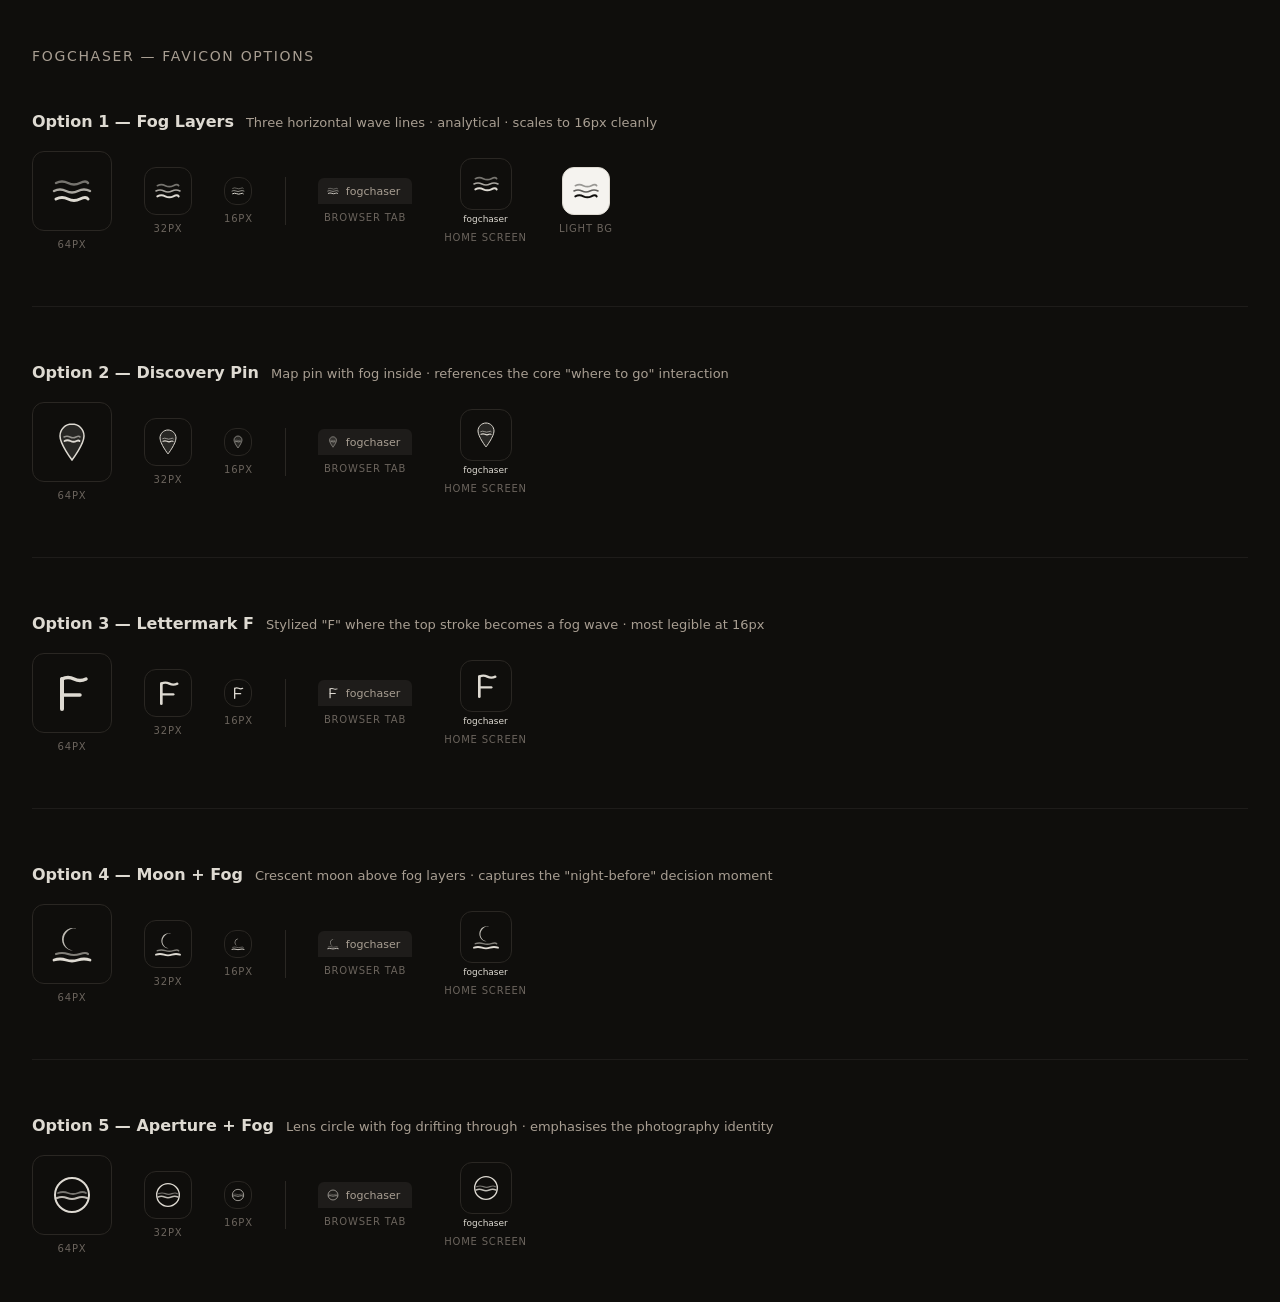
<file: docs/favicon-mocks.html>
<!DOCTYPE html>
<html lang="en">
<head>
<meta charset="UTF-8">
<title>Fogchaser — Favicon Options</title>
<style>
  * { box-sizing: border-box; margin: 0; padding: 0; }
  body {
    background: #0f0e0c;
    color: #dedad2;
    font-family: 'DM Sans', system-ui, sans-serif;
    padding: 48px 32px;
  }
  h1 {
    font-size: 14px;
    font-weight: 500;
    letter-spacing: 0.12em;
    text-transform: uppercase;
    color: #a89e92;
    margin-bottom: 48px;
  }
  .options {
    display: flex;
    flex-direction: column;
    gap: 56px;
  }
  .option {
    display: flex;
    flex-direction: column;
    gap: 20px;
  }
  .option-header {
    display: flex;
    align-items: baseline;
    gap: 12px;
  }
  .option-name {
    font-size: 16px;
    font-weight: 600;
    color: #dedad2;
  }
  .option-desc {
    font-size: 13px;
    color: #a89e92;
  }
  .sizes {
    display: flex;
    align-items: center;
    gap: 32px;
    flex-wrap: wrap;
  }
  .size-block {
    display: flex;
    flex-direction: column;
    align-items: center;
    gap: 8px;
  }
  .size-label {
    font-size: 10px;
    color: #6b645d;
    letter-spacing: 0.08em;
    text-transform: uppercase;
  }
  .icon-bg {
    background: #0f0e0c;
    border-radius: 12px;
    display: flex;
    align-items: center;
    justify-content: center;
    border: 1px solid #2a2723;
  }
  .icon-bg-light {
    background: #f5f3ef;
    border-radius: 12px;
    display: flex;
    align-items: center;
    justify-content: center;
    border: 1px solid #dedad2;
  }
  .context-row {
    display: flex;
    gap: 16px;
    align-items: center;
    flex-wrap: wrap;
  }
  .divider {
    border: none;
    border-top: 1px solid #1e1c1a;
  }
  .browser-tab {
    display: flex;
    align-items: center;
    gap: 6px;
    background: #1e1c1a;
    border-radius: 6px 6px 0 0;
    padding: 6px 12px 6px 8px;
    font-size: 11px;
    color: #a89e92;
    width: fit-content;
  }
  .home-screen {
    display: flex;
    flex-direction: column;
    align-items: center;
    gap: 4px;
    width: 60px;
  }
  .home-icon {
    width: 52px;
    height: 52px;
    border-radius: 12px;
    background: #0f0e0c;
    display: flex;
    align-items: center;
    justify-content: center;
    border: 1px solid #2a2723;
  }
  .home-label {
    font-size: 9px;
    color: #dedad2;
    text-align: center;
  }
</style>
</head>
<body>

<h1>Fogchaser — Favicon Options</h1>

<div class="options">

  <!-- ══════════════════════════════════════════════ -->
  <!-- OPTION 1: FOG LAYERS -->
  <!-- ══════════════════════════════════════════════ -->
  <div class="option">
    <div class="option-header">
      <span class="option-name">Option 1 — Fog Layers</span>
      <span class="option-desc">Three horizontal wave lines · analytical · scales to 16px cleanly</span>
    </div>

    <div class="sizes">
      <div class="size-block">
        <div class="icon-bg" style="width:80px;height:80px;">
          <svg width="48" height="48" viewBox="0 0 48 48" fill="none" xmlns="http://www.w3.org/2000/svg">
            <path d="M8 16 Q14 13 20 16 Q26 19 32 16 Q38 13 40 16" stroke="#dedad2" stroke-width="2.5" stroke-linecap="round" fill="none" opacity="0.5"/>
            <path d="M6 24 Q12 21 18 24 Q24 27 30 24 Q36 21 42 24" stroke="#dedad2" stroke-width="2.5" stroke-linecap="round" fill="none" opacity="0.75"/>
            <path d="M8 32 Q14 29 20 32 Q26 35 32 32 Q38 29 40 32" stroke="#dedad2" stroke-width="3" stroke-linecap="round" fill="none"/>
          </svg>
        </div>
        <span class="size-label">64px</span>
      </div>

      <div class="size-block">
        <div class="icon-bg" style="width:48px;height:48px;">
          <svg width="32" height="32" viewBox="0 0 48 48" fill="none" xmlns="http://www.w3.org/2000/svg">
            <path d="M8 16 Q14 13 20 16 Q26 19 32 16 Q38 13 40 16" stroke="#dedad2" stroke-width="2.5" stroke-linecap="round" fill="none" opacity="0.5"/>
            <path d="M6 24 Q12 21 18 24 Q24 27 30 24 Q36 21 42 24" stroke="#dedad2" stroke-width="2.5" stroke-linecap="round" fill="none" opacity="0.75"/>
            <path d="M8 32 Q14 29 20 32 Q26 35 32 32 Q38 29 40 32" stroke="#dedad2" stroke-width="3" stroke-linecap="round" fill="none"/>
          </svg>
        </div>
        <span class="size-label">32px</span>
      </div>

      <div class="size-block">
        <div class="icon-bg" style="width:28px;height:28px;">
          <svg width="16" height="16" viewBox="0 0 48 48" fill="none" xmlns="http://www.w3.org/2000/svg">
            <path d="M8 16 Q14 13 20 16 Q26 19 32 16 Q38 13 40 16" stroke="#dedad2" stroke-width="2.5" stroke-linecap="round" fill="none" opacity="0.5"/>
            <path d="M6 24 Q12 21 18 24 Q24 27 30 24 Q36 21 42 24" stroke="#dedad2" stroke-width="2.5" stroke-linecap="round" fill="none" opacity="0.75"/>
            <path d="M8 32 Q14 29 20 32 Q26 35 32 32 Q38 29 40 32" stroke="#dedad2" stroke-width="3" stroke-linecap="round" fill="none"/>
          </svg>
        </div>
        <span class="size-label">16px</span>
      </div>

      <div style="width:1px;height:48px;background:#2a2723;"></div>

      <!-- Browser tab context -->
      <div class="size-block">
        <div class="browser-tab">
          <svg width="14" height="14" viewBox="0 0 48 48" fill="none">
            <path d="M8 16 Q14 13 20 16 Q26 19 32 16 Q38 13 40 16" stroke="#dedad2" stroke-width="2.5" stroke-linecap="round" fill="none" opacity="0.5"/>
            <path d="M6 24 Q12 21 18 24 Q24 27 30 24 Q36 21 42 24" stroke="#dedad2" stroke-width="2.5" stroke-linecap="round" fill="none" opacity="0.75"/>
            <path d="M8 32 Q14 29 20 32 Q26 35 32 32 Q38 29 40 32" stroke="#dedad2" stroke-width="3" stroke-linecap="round" fill="none"/>
          </svg>
          fogchaser
        </div>
        <span class="size-label">browser tab</span>
      </div>

      <!-- Home screen context -->
      <div class="size-block">
        <div class="home-screen">
          <div class="home-icon">
            <svg width="32" height="32" viewBox="0 0 48 48" fill="none">
              <path d="M8 16 Q14 13 20 16 Q26 19 32 16 Q38 13 40 16" stroke="#dedad2" stroke-width="2.5" stroke-linecap="round" fill="none" opacity="0.5"/>
              <path d="M6 24 Q12 21 18 24 Q24 27 30 24 Q36 21 42 24" stroke="#dedad2" stroke-width="2.5" stroke-linecap="round" fill="none" opacity="0.75"/>
              <path d="M8 32 Q14 29 20 32 Q26 35 32 32 Q38 29 40 32" stroke="#dedad2" stroke-width="3" stroke-linecap="round" fill="none"/>
            </svg>
          </div>
          <span class="home-label">fogchaser</span>
        </div>
        <span class="size-label">home screen</span>
      </div>

      <!-- Light bg test -->
      <div class="size-block">
        <div class="icon-bg-light" style="width:48px;height:48px;">
          <svg width="32" height="32" viewBox="0 0 48 48" fill="none" xmlns="http://www.w3.org/2000/svg">
            <path d="M8 16 Q14 13 20 16 Q26 19 32 16 Q38 13 40 16" stroke="#0f0e0c" stroke-width="2.5" stroke-linecap="round" fill="none" opacity="0.4"/>
            <path d="M6 24 Q12 21 18 24 Q24 27 30 24 Q36 21 42 24" stroke="#0f0e0c" stroke-width="2.5" stroke-linecap="round" fill="none" opacity="0.65"/>
            <path d="M8 32 Q14 29 20 32 Q26 35 32 32 Q38 29 40 32" stroke="#0f0e0c" stroke-width="3" stroke-linecap="round" fill="none"/>
          </svg>
        </div>
        <span class="size-label">light bg</span>
      </div>
    </div>
  </div>

  <hr class="divider">

  <!-- ══════════════════════════════════════════════ -->
  <!-- OPTION 2: MAP PIN + FOG -->
  <!-- ══════════════════════════════════════════════ -->
  <div class="option">
    <div class="option-header">
      <span class="option-name">Option 2 — Discovery Pin</span>
      <span class="option-desc">Map pin with fog inside · references the core "where to go" interaction</span>
    </div>

    <div class="sizes">
      <div class="size-block">
        <div class="icon-bg" style="width:80px;height:80px;">
          <svg width="48" height="48" viewBox="0 0 48 48" fill="none" xmlns="http://www.w3.org/2000/svg">
            <!-- pin body -->
            <path d="M24 6C17.37 6 12 11.37 12 18C12 26.25 24 42 24 42C24 42 36 26.25 36 18C36 11.37 30.63 6 24 6Z" fill="#dedad2" fill-opacity="0.12" stroke="#dedad2" stroke-width="1.5"/>
            <!-- fog waves inside pin -->
            <path d="M16 19 Q19 17.5 22 19 Q25 20.5 28 19 Q31 17.5 32 19" stroke="#dedad2" stroke-width="1.5" stroke-linecap="round" fill="none" opacity="0.6"/>
            <path d="M16.5 23 Q19.5 21.5 22.5 23 Q25.5 24.5 28.5 23 Q30.5 22 31.5 23" stroke="#dedad2" stroke-width="1.8" stroke-linecap="round" fill="none"/>
          </svg>
        </div>
        <span class="size-label">64px</span>
      </div>

      <div class="size-block">
        <div class="icon-bg" style="width:48px;height:48px;">
          <svg width="32" height="32" viewBox="0 0 48 48" fill="none">
            <path d="M24 6C17.37 6 12 11.37 12 18C12 26.25 24 42 24 42C24 42 36 26.25 36 18C36 11.37 30.63 6 24 6Z" fill="#dedad2" fill-opacity="0.12" stroke="#dedad2" stroke-width="1.5"/>
            <path d="M16 19 Q19 17.5 22 19 Q25 20.5 28 19 Q31 17.5 32 19" stroke="#dedad2" stroke-width="1.5" stroke-linecap="round" fill="none" opacity="0.6"/>
            <path d="M16.5 23 Q19.5 21.5 22.5 23 Q25.5 24.5 28.5 23 Q30.5 22 31.5 23" stroke="#dedad2" stroke-width="1.8" stroke-linecap="round" fill="none"/>
          </svg>
        </div>
        <span class="size-label">32px</span>
      </div>

      <div class="size-block">
        <div class="icon-bg" style="width:28px;height:28px;">
          <svg width="16" height="16" viewBox="0 0 48 48" fill="none">
            <path d="M24 6C17.37 6 12 11.37 12 18C12 26.25 24 42 24 42C24 42 36 26.25 36 18C36 11.37 30.63 6 24 6Z" fill="#dedad2" fill-opacity="0.12" stroke="#dedad2" stroke-width="1.5"/>
            <path d="M16 19 Q19 17.5 22 19 Q25 20.5 28 19 Q31 17.5 32 19" stroke="#dedad2" stroke-width="1.5" stroke-linecap="round" fill="none" opacity="0.6"/>
            <path d="M16.5 23 Q19.5 21.5 22.5 23 Q25.5 24.5 28.5 23 Q30.5 22 31.5 23" stroke="#dedad2" stroke-width="1.8" stroke-linecap="round" fill="none"/>
          </svg>
        </div>
        <span class="size-label">16px</span>
      </div>

      <div style="width:1px;height:48px;background:#2a2723;"></div>

      <div class="size-block">
        <div class="browser-tab">
          <svg width="14" height="14" viewBox="0 0 48 48" fill="none">
            <path d="M24 6C17.37 6 12 11.37 12 18C12 26.25 24 42 24 42C24 42 36 26.25 36 18C36 11.37 30.63 6 24 6Z" fill="#dedad2" fill-opacity="0.12" stroke="#dedad2" stroke-width="1.5"/>
            <path d="M16 19 Q19 17.5 22 19 Q25 20.5 28 19 Q31 17.5 32 19" stroke="#dedad2" stroke-width="1.5" stroke-linecap="round" fill="none" opacity="0.6"/>
            <path d="M16.5 23 Q19.5 21.5 22.5 23 Q25.5 24.5 28.5 23 Q30.5 22 31.5 23" stroke="#dedad2" stroke-width="1.8" stroke-linecap="round" fill="none"/>
          </svg>
          fogchaser
        </div>
        <span class="size-label">browser tab</span>
      </div>

      <div class="size-block">
        <div class="home-screen">
          <div class="home-icon">
            <svg width="32" height="32" viewBox="0 0 48 48" fill="none">
              <path d="M24 6C17.37 6 12 11.37 12 18C12 26.25 24 42 24 42C24 42 36 26.25 36 18C36 11.37 30.63 6 24 6Z" fill="#dedad2" fill-opacity="0.12" stroke="#dedad2" stroke-width="1.5"/>
              <path d="M16 19 Q19 17.5 22 19 Q25 20.5 28 19 Q31 17.5 32 19" stroke="#dedad2" stroke-width="1.5" stroke-linecap="round" fill="none" opacity="0.6"/>
              <path d="M16.5 23 Q19.5 21.5 22.5 23 Q25.5 24.5 28.5 23 Q30.5 22 31.5 23" stroke="#dedad2" stroke-width="1.8" stroke-linecap="round" fill="none"/>
            </svg>
          </div>
          <span class="home-label">fogchaser</span>
        </div>
        <span class="size-label">home screen</span>
      </div>
    </div>
  </div>

  <hr class="divider">

  <!-- ══════════════════════════════════════════════ -->
  <!-- OPTION 3: LETTERMARK F -->
  <!-- ══════════════════════════════════════════════ -->
  <div class="option">
    <div class="option-header">
      <span class="option-name">Option 3 — Lettermark F</span>
      <span class="option-desc">Stylized "F" where the top stroke becomes a fog wave · most legible at 16px</span>
    </div>

    <div class="sizes">
      <div class="size-block">
        <div class="icon-bg" style="width:80px;height:80px;">
          <svg width="48" height="48" viewBox="0 0 48 48" fill="none" xmlns="http://www.w3.org/2000/svg">
            <!-- vertical stem -->
            <line x1="14" y1="10" x2="14" y2="40" stroke="#dedad2" stroke-width="4" stroke-linecap="round"/>
            <!-- top horizontal — fog wave -->
            <path d="M14 10 Q20 7 26 10 Q32 13 38 10" stroke="#dedad2" stroke-width="3.5" stroke-linecap="round" fill="none"/>
            <!-- middle bar -->
            <line x1="14" y1="26" x2="32" y2="26" stroke="#dedad2" stroke-width="3.5" stroke-linecap="round"/>
          </svg>
        </div>
        <span class="size-label">64px</span>
      </div>

      <div class="size-block">
        <div class="icon-bg" style="width:48px;height:48px;">
          <svg width="32" height="32" viewBox="0 0 48 48" fill="none">
            <line x1="14" y1="10" x2="14" y2="40" stroke="#dedad2" stroke-width="4" stroke-linecap="round"/>
            <path d="M14 10 Q20 7 26 10 Q32 13 38 10" stroke="#dedad2" stroke-width="3.5" stroke-linecap="round" fill="none"/>
            <line x1="14" y1="26" x2="32" y2="26" stroke="#dedad2" stroke-width="3.5" stroke-linecap="round"/>
          </svg>
        </div>
        <span class="size-label">32px</span>
      </div>

      <div class="size-block">
        <div class="icon-bg" style="width:28px;height:28px;">
          <svg width="16" height="16" viewBox="0 0 48 48" fill="none">
            <line x1="14" y1="10" x2="14" y2="40" stroke="#dedad2" stroke-width="4" stroke-linecap="round"/>
            <path d="M14 10 Q20 7 26 10 Q32 13 38 10" stroke="#dedad2" stroke-width="3.5" stroke-linecap="round" fill="none"/>
            <line x1="14" y1="26" x2="32" y2="26" stroke="#dedad2" stroke-width="3.5" stroke-linecap="round"/>
          </svg>
        </div>
        <span class="size-label">16px</span>
      </div>

      <div style="width:1px;height:48px;background:#2a2723;"></div>

      <div class="size-block">
        <div class="browser-tab">
          <svg width="14" height="14" viewBox="0 0 48 48" fill="none">
            <line x1="14" y1="10" x2="14" y2="40" stroke="#dedad2" stroke-width="4" stroke-linecap="round"/>
            <path d="M14 10 Q20 7 26 10 Q32 13 38 10" stroke="#dedad2" stroke-width="3.5" stroke-linecap="round" fill="none"/>
            <line x1="14" y1="26" x2="32" y2="26" stroke="#dedad2" stroke-width="3.5" stroke-linecap="round"/>
          </svg>
          fogchaser
        </div>
        <span class="size-label">browser tab</span>
      </div>

      <div class="size-block">
        <div class="home-screen">
          <div class="home-icon">
            <svg width="32" height="32" viewBox="0 0 48 48" fill="none">
              <line x1="14" y1="10" x2="14" y2="40" stroke="#dedad2" stroke-width="4" stroke-linecap="round"/>
              <path d="M14 10 Q20 7 26 10 Q32 13 38 10" stroke="#dedad2" stroke-width="3.5" stroke-linecap="round" fill="none"/>
              <line x1="14" y1="26" x2="32" y2="26" stroke="#dedad2" stroke-width="3.5" stroke-linecap="round"/>
            </svg>
          </div>
          <span class="home-label">fogchaser</span>
        </div>
        <span class="size-label">home screen</span>
      </div>
    </div>
  </div>

  <hr class="divider">

  <!-- ══════════════════════════════════════════════ -->
  <!-- OPTION 4: MOON + FOG -->
  <!-- ══════════════════════════════════════════════ -->
  <div class="option">
    <div class="option-header">
      <span class="option-name">Option 4 — Moon + Fog</span>
      <span class="option-desc">Crescent moon above fog layers · captures the "night-before" decision moment</span>
    </div>

    <div class="sizes">
      <div class="size-block">
        <div class="icon-bg" style="width:80px;height:80px;">
          <svg width="48" height="48" viewBox="0 0 48 48" fill="none" xmlns="http://www.w3.org/2000/svg">
            <!-- crescent moon -->
            <path d="M28 8C24 8 20.5 9.8 18 13C15.5 16.2 15 20.5 16.5 24C18 27.5 21 30 25 30.5C21 30.5 17.5 28.5 15.5 25C13.5 21.5 13.5 17 15.5 13.5C17.5 10 21 8 25 8C26 8 27 8.1 28 8.4C28 8.3 28 8.1 28 8Z" fill="#dedad2" fill-opacity="0.85"/>
            <!-- fog layer 1 -->
            <path d="M8 34 Q14 32 20 34 Q26 36 32 34 Q38 32 40 34" stroke="#dedad2" stroke-width="2.2" stroke-linecap="round" fill="none" opacity="0.55"/>
            <!-- fog layer 2 -->
            <path d="M6 40 Q12 38 18 40 Q24 42 30 40 Q36 38 42 40" stroke="#dedad2" stroke-width="2.8" stroke-linecap="round" fill="none"/>
          </svg>
        </div>
        <span class="size-label">64px</span>
      </div>

      <div class="size-block">
        <div class="icon-bg" style="width:48px;height:48px;">
          <svg width="32" height="32" viewBox="0 0 48 48" fill="none">
            <path d="M28 8C24 8 20.5 9.8 18 13C15.5 16.2 15 20.5 16.5 24C18 27.5 21 30 25 30.5C21 30.5 17.5 28.5 15.5 25C13.5 21.5 13.5 17 15.5 13.5C17.5 10 21 8 25 8C26 8 27 8.1 28 8.4C28 8.3 28 8.1 28 8Z" fill="#dedad2" fill-opacity="0.85"/>
            <path d="M8 34 Q14 32 20 34 Q26 36 32 34 Q38 32 40 34" stroke="#dedad2" stroke-width="2.2" stroke-linecap="round" fill="none" opacity="0.55"/>
            <path d="M6 40 Q12 38 18 40 Q24 42 30 40 Q36 38 42 40" stroke="#dedad2" stroke-width="2.8" stroke-linecap="round" fill="none"/>
          </svg>
        </div>
        <span class="size-label">32px</span>
      </div>

      <div class="size-block">
        <div class="icon-bg" style="width:28px;height:28px;">
          <svg width="16" height="16" viewBox="0 0 48 48" fill="none">
            <path d="M28 8C24 8 20.5 9.8 18 13C15.5 16.2 15 20.5 16.5 24C18 27.5 21 30 25 30.5C21 30.5 17.5 28.5 15.5 25C13.5 21.5 13.5 17 15.5 13.5C17.5 10 21 8 25 8C26 8 27 8.1 28 8.4C28 8.3 28 8.1 28 8Z" fill="#dedad2" fill-opacity="0.85"/>
            <path d="M8 34 Q14 32 20 34 Q26 36 32 34 Q38 32 40 34" stroke="#dedad2" stroke-width="2.2" stroke-linecap="round" fill="none" opacity="0.55"/>
            <path d="M6 40 Q12 38 18 40 Q24 42 30 40 Q36 38 42 40" stroke="#dedad2" stroke-width="2.8" stroke-linecap="round" fill="none"/>
          </svg>
        </div>
        <span class="size-label">16px</span>
      </div>

      <div style="width:1px;height:48px;background:#2a2723;"></div>

      <div class="size-block">
        <div class="browser-tab">
          <svg width="14" height="14" viewBox="0 0 48 48" fill="none">
            <path d="M28 8C24 8 20.5 9.8 18 13C15.5 16.2 15 20.5 16.5 24C18 27.5 21 30 25 30.5C21 30.5 17.5 28.5 15.5 25C13.5 21.5 13.5 17 15.5 13.5C17.5 10 21 8 25 8C26 8 27 8.1 28 8.4C28 8.3 28 8.1 28 8Z" fill="#dedad2" fill-opacity="0.85"/>
            <path d="M8 34 Q14 32 20 34 Q26 36 32 34 Q38 32 40 34" stroke="#dedad2" stroke-width="2.2" stroke-linecap="round" fill="none" opacity="0.55"/>
            <path d="M6 40 Q12 38 18 40 Q24 42 30 40 Q36 38 42 40" stroke="#dedad2" stroke-width="2.8" stroke-linecap="round" fill="none"/>
          </svg>
          fogchaser
        </div>
        <span class="size-label">browser tab</span>
      </div>

      <div class="size-block">
        <div class="home-screen">
          <div class="home-icon">
            <svg width="32" height="32" viewBox="0 0 48 48" fill="none">
              <path d="M28 8C24 8 20.5 9.8 18 13C15.5 16.2 15 20.5 16.5 24C18 27.5 21 30 25 30.5C21 30.5 17.5 28.5 15.5 25C13.5 21.5 13.5 17 15.5 13.5C17.5 10 21 8 25 8C26 8 27 8.1 28 8.4C28 8.3 28 8.1 28 8Z" fill="#dedad2" fill-opacity="0.85"/>
              <path d="M8 34 Q14 32 20 34 Q26 36 32 34 Q38 32 40 34" stroke="#dedad2" stroke-width="2.2" stroke-linecap="round" fill="none" opacity="0.55"/>
              <path d="M6 40 Q12 38 18 40 Q24 42 30 40 Q36 38 42 40" stroke="#dedad2" stroke-width="2.8" stroke-linecap="round" fill="none"/>
            </svg>
          </div>
          <span class="home-label">fogchaser</span>
        </div>
        <span class="size-label">home screen</span>
      </div>
    </div>
  </div>

  <hr class="divider">

  <!-- ══════════════════════════════════════════════ -->
  <!-- OPTION 5: CAMERA APERTURE + FOG -->
  <!-- ══════════════════════════════════════════════ -->
  <div class="option">
    <div class="option-header">
      <span class="option-name">Option 5 — Aperture + Fog</span>
      <span class="option-desc">Lens circle with fog drifting through · emphasises the photography identity</span>
    </div>

    <div class="sizes">
      <div class="size-block">
        <div class="icon-bg" style="width:80px;height:80px;">
          <svg width="48" height="48" viewBox="0 0 48 48" fill="none" xmlns="http://www.w3.org/2000/svg">
            <!-- outer circle -->
            <circle cx="24" cy="24" r="17" stroke="#dedad2" stroke-width="2" fill="none"/>
            <!-- fog waves inside -->
            <path d="M10 22 Q15 20 20 22 Q25 24 30 22 Q35 20 38 22" stroke="#dedad2" stroke-width="1.8" stroke-linecap="round" fill="none" opacity="0.5"/>
            <path d="M9 27 Q14 25 19 27 Q24 29 29 27 Q34 25 39 27" stroke="#dedad2" stroke-width="2.2" stroke-linecap="round" fill="none" opacity="0.85"/>
            <!-- clip to circle via mask not needed, just use the waves + ring -->
          </svg>
        </div>
        <span class="size-label">64px</span>
      </div>

      <div class="size-block">
        <div class="icon-bg" style="width:48px;height:48px;">
          <svg width="32" height="32" viewBox="0 0 48 48" fill="none">
            <circle cx="24" cy="24" r="17" stroke="#dedad2" stroke-width="2" fill="none"/>
            <path d="M10 22 Q15 20 20 22 Q25 24 30 22 Q35 20 38 22" stroke="#dedad2" stroke-width="1.8" stroke-linecap="round" fill="none" opacity="0.5"/>
            <path d="M9 27 Q14 25 19 27 Q24 29 29 27 Q34 25 39 27" stroke="#dedad2" stroke-width="2.2" stroke-linecap="round" fill="none" opacity="0.85"/>
          </svg>
        </div>
        <span class="size-label">32px</span>
      </div>

      <div class="size-block">
        <div class="icon-bg" style="width:28px;height:28px;">
          <svg width="16" height="16" viewBox="0 0 48 48" fill="none">
            <circle cx="24" cy="24" r="17" stroke="#dedad2" stroke-width="2" fill="none"/>
            <path d="M10 22 Q15 20 20 22 Q25 24 30 22 Q35 20 38 22" stroke="#dedad2" stroke-width="1.8" stroke-linecap="round" fill="none" opacity="0.5"/>
            <path d="M9 27 Q14 25 19 27 Q24 29 29 27 Q34 25 39 27" stroke="#dedad2" stroke-width="2.2" stroke-linecap="round" fill="none" opacity="0.85"/>
          </svg>
        </div>
        <span class="size-label">16px</span>
      </div>

      <div style="width:1px;height:48px;background:#2a2723;"></div>

      <div class="size-block">
        <div class="browser-tab">
          <svg width="14" height="14" viewBox="0 0 48 48" fill="none">
            <circle cx="24" cy="24" r="17" stroke="#dedad2" stroke-width="2" fill="none"/>
            <path d="M10 22 Q15 20 20 22 Q25 24 30 22 Q35 20 38 22" stroke="#dedad2" stroke-width="1.8" stroke-linecap="round" fill="none" opacity="0.5"/>
            <path d="M9 27 Q14 25 19 27 Q24 29 29 27 Q34 25 39 27" stroke="#dedad2" stroke-width="2.2" stroke-linecap="round" fill="none" opacity="0.85"/>
          </svg>
          fogchaser
        </div>
        <span class="size-label">browser tab</span>
      </div>

      <div class="size-block">
        <div class="home-screen">
          <div class="home-icon">
            <svg width="32" height="32" viewBox="0 0 48 48" fill="none">
              <circle cx="24" cy="24" r="17" stroke="#dedad2" stroke-width="2" fill="none"/>
              <path d="M10 22 Q15 20 20 22 Q25 24 30 22 Q35 20 38 22" stroke="#dedad2" stroke-width="1.8" stroke-linecap="round" fill="none" opacity="0.5"/>
              <path d="M9 27 Q14 25 19 27 Q24 29 29 27 Q34 25 39 27" stroke="#dedad2" stroke-width="2.2" stroke-linecap="round" fill="none" opacity="0.85"/>
            </svg>
          </div>
          <span class="home-label">fogchaser</span>
        </div>
        <span class="size-label">home screen</span>
      </div>
    </div>
  </div>

</div>

</body>
</html>
</file>
